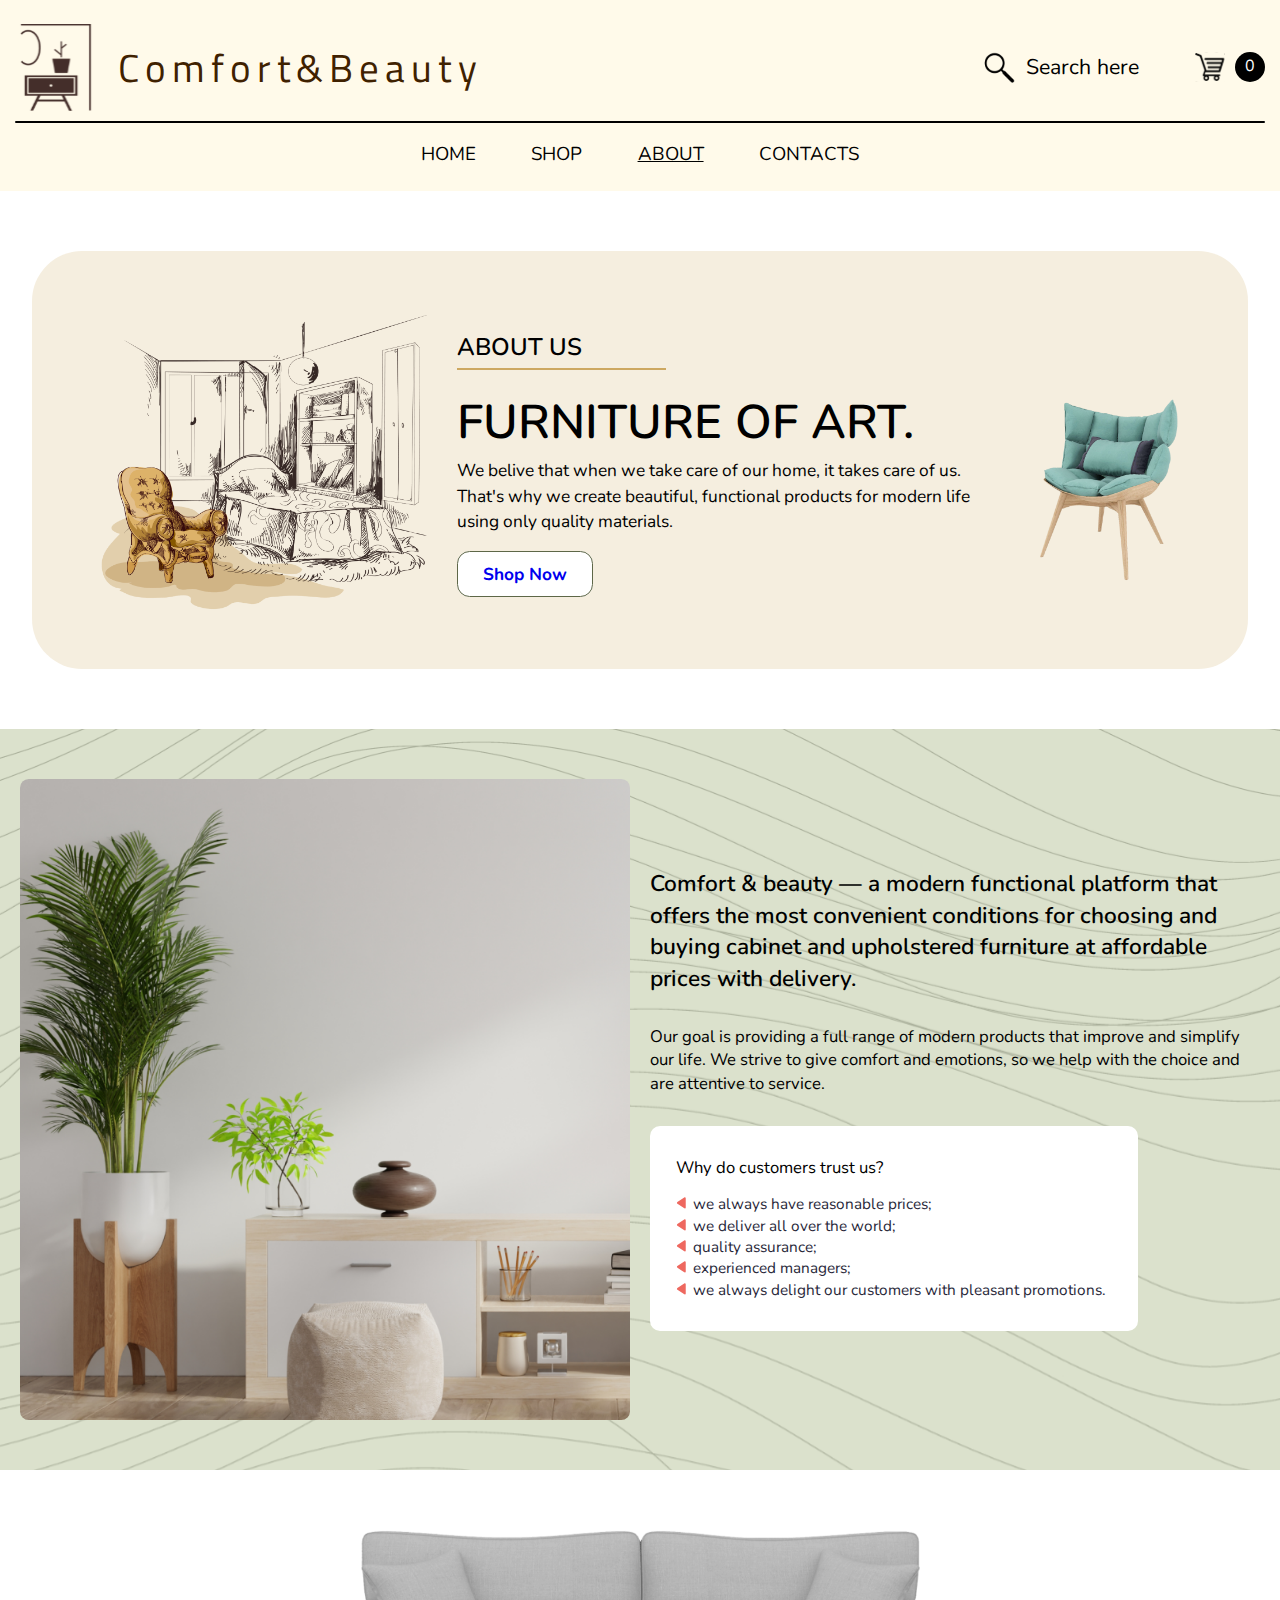
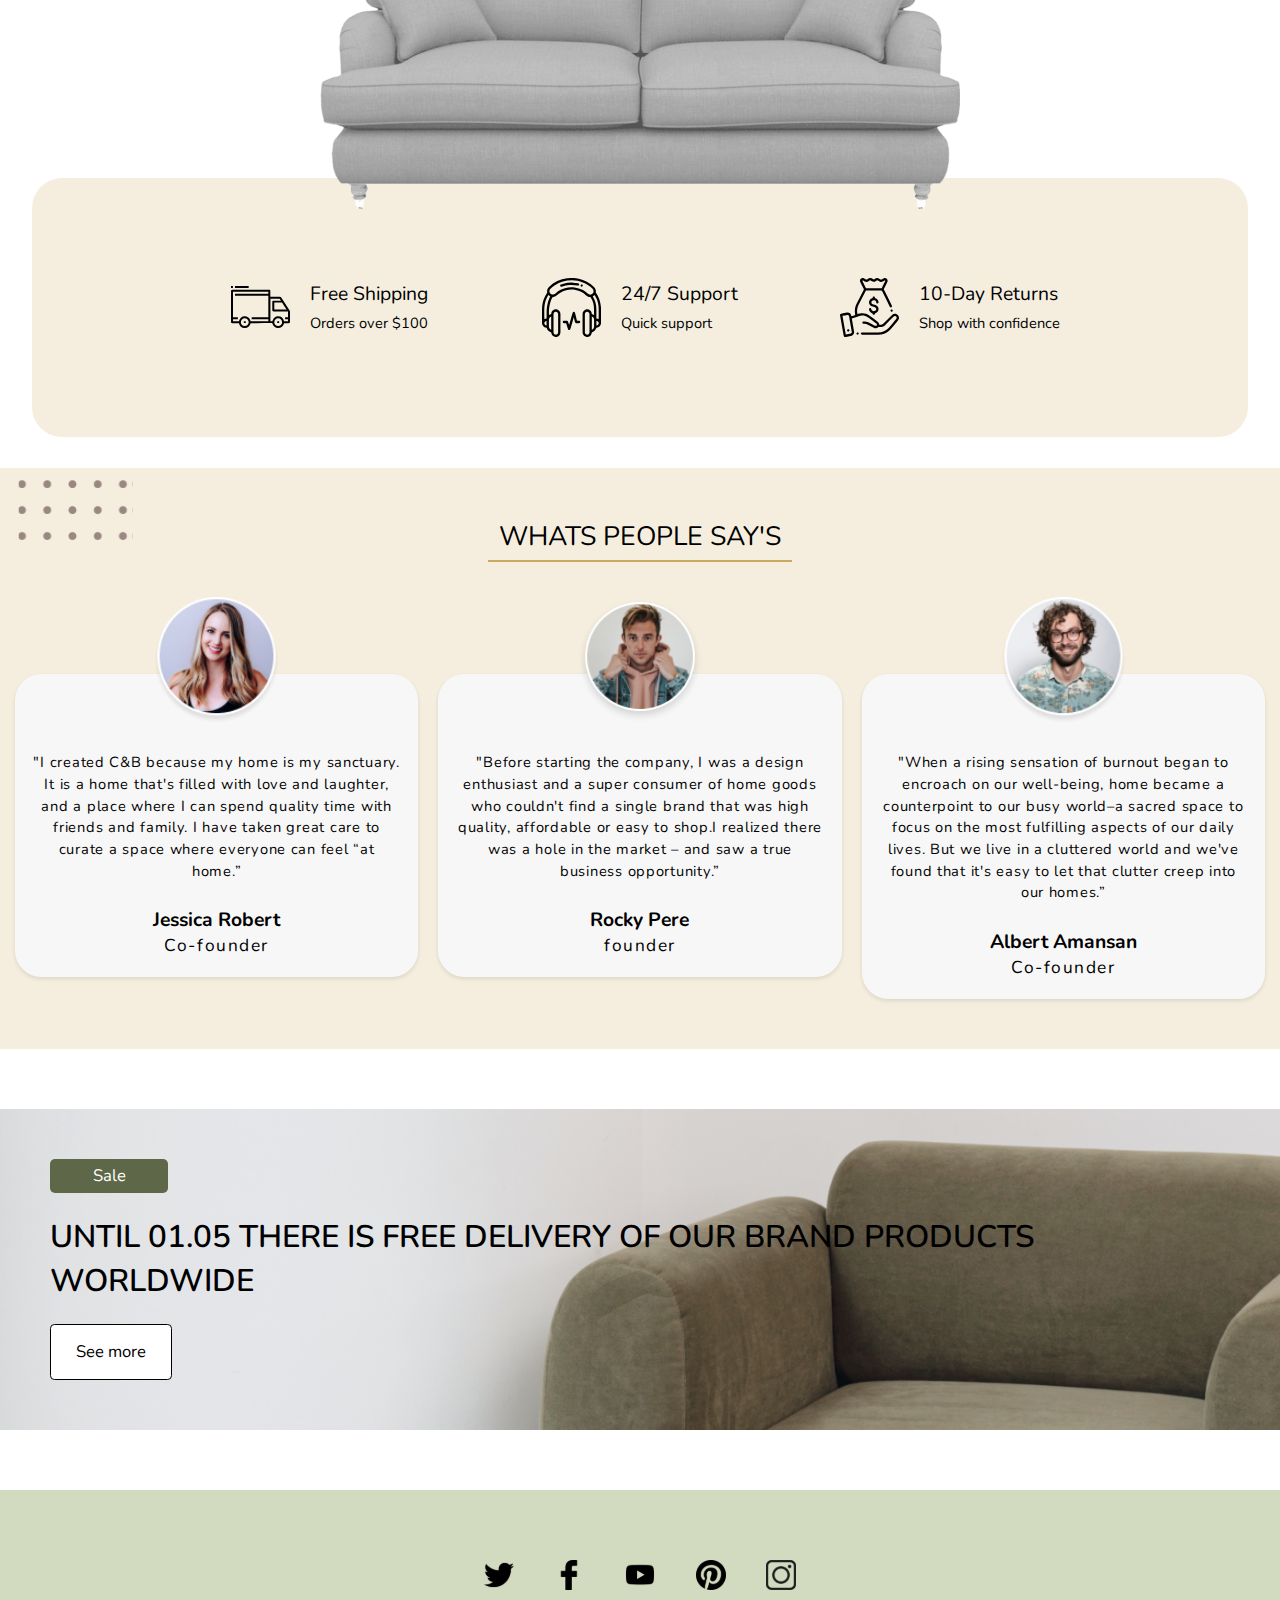
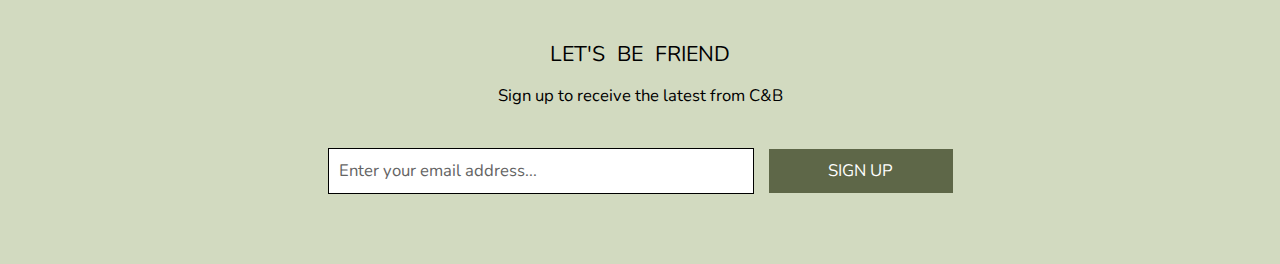
<file: html/about.html>
<!DOCTYPE html>
<html lang="en">

<head>
  <meta charset="UTF-8">
  <meta http-equiv="X-UA-Compatible" content="IE=edge">
  <meta name="viewport" content="width=device-width, initial-scale=1.0">
  <link rel="stylesheet" href="../css/style.css">
  <link rel="stylesheet" href="../css/style__about.css">
  <link rel="preconnect" href="https://fonts.googleapis.com">
  <link rel="preconnect" href="https://fonts.gstatic.com" crossorigin>
  <link href="https://fonts.googleapis.com/css2?family=Nunito&display=swap" rel="stylesheet">
  <link href="https://fonts.googleapis.com/css2?family=Titillium+Web&display=swap" rel="stylesheet">
  <title>About Us/Comfort & Beauty</title>
  <link rel="icon" href="../img/favicon.ico">
</head>

<body>
  <div class="wrapper">
    <header class="header">
      <div class="header__container">
        <div class="header_up">
          <div class="burger">
            <div class="menu__icon">
              <span></span>
            </div>
          </div>
          <div class="logo">
            <img src="../img/header/logo.svg" alt="logo" class="img_logo">
            <h1 class="site_name">Comfort&Beauty</h1>
          </div>
          <div class="search__container">
            <div class="search">
              <img src="../img/header/loupe.svg" alt="search" class="loupe">
              <div class="search__title">Search here</div>
            </div>
            <div class="cart__container">
              <img src="../img/header/shopping_cart.svg" alt="shopping_cart" class="cart">
              <div class="number_of_things">0</div>
            </div>
          </div>
        </div>
        <div class="line"></div>
        <nav class="menu__body">
          <ul class="menu">
            <li class="menu_item"><a href="../index.html">HOME</a></li>
            <li class="menu_item"><a href="../html/catalog.html">SHOP</a></li>
            <li class="menu_item active"><a href="../html/about.html">ABOUT</a></li>
            <li class="menu_item"><a href="../html/contacts.html">CONTACTS</a></li>
          </ul>
        </nav>
      </div>
    </header>

    <main class="main__about">
      <div class="aboutUs__block">
        <div class="img__home">
          <img src="../img/about/png/aboutUs.png" alt="img">
        </div>
        <div class="text__container">
          <h4 class="about__us">About us</h4>
          <div class="about__line"></div>
          <h2 class="about__title">Furniture of art.</h2>
          <p class="about__text">We belive that when we take care of our home, it takes care of us. That's why we create
            beautiful, functional products for modern life using only quality materials.</p>
          <a href="../html/catalog.html" class="btn__shop">Shop now</a>
        </div>
        <div class="chair">
          <img src="../img/about/png/chair.png" alt="chair">
        </div>
      </div>

      <div class="text__block">
        <div class="text__block__content">
          <div class="image__textblock">
            <img src="../img/about/png/image.png" alt="">
          </div>
          <div class="text">
            <h3 class="description">Comfort & beauty — a modern functional platform that offers
              the most convenient conditions for choosing and buying cabinet and upholstered
              furniture at affordable prices with delivery.</h3>
            <p class="paragraph">Our goal is providing a full range of modern products that
              improve and simplify our life. We strive to give comfort and emotions, so we
              help with the choice and are attentive to service.</p>
            <div class="description__block">
              <h4 class="description__block__title">Why do customers trust us?</h4>
              <ul>
                <li class="item">we always have reasonable prices;</li>
                <li class="item">we deliver all over the world;</li>
                <li class="item">quality assurance;</li>
                <li class="item">experienced managers;</li>
                <li class="item">we always delight our customers with pleasant promotions.</li>
              </ul>
            </div>
          </div>
        </div>
      </div>

      <div class="service">
        <div class="sofa__img">
          <img src="../img/about/png/sofa.png" alt="sofa">
        </div>
        <div class="info__service__block">
          <div class="item__service item__service1">
            <img src="../img/about/svg/free_shipping.svg" alt="">
            <div class="item__text">
              <div class="item__title">Free Shipping</div>
              <div class="item__description">Orders over $100</div>
            </div>
          </div>
          <div class="item__service item__service2">
            <img src="../img/about/svg/support.svg" alt="">
            <div class="item__text">
              <div class="item__title">24/7 Support</div>
              <div class="item__description">Quick support</div>
            </div>
          </div>
          <div class="item__service item__service3">
            <img src="../img/about/svg/returns.svg" alt="">
            <div class="item__text">
              <div class="item__title">10-Day Returns</div>
              <div class="item__description">Shop with confidence</div>
            </div>
          </div>
        </div>
      </div>

      <img src="../img/about/svg/dots.svg" alt="" class="dots">

      <div class="reviews">
        <div class="reviews__content">
          <h3 class="reviews__title">Whats people say's</h3>
          <div class="reviews__line"></div>

          <div class="customers">
            <div class="customer">
              <div class="photo">
                <img src="../img/about/png/jessica.png" alt="">
              </div>
              <div class="customer__text__block">
                <p class="customer__description">"I created C&B because my home is my sanctuary.
                  It is a home that's filled with love and laughter, and a place where I can spend
                  quality time with friends and family. I have taken great care to curate a space where everyone can
                  feel
                  “at home.”</p>
                <p class="name">Jessica Robert</p>
                <p class="post">Co-founder</p>
              </div>
            </div>
            <div class="customer">
              <div class="photo">
                <img src="../img/about/png/rocky.png" alt="">
              </div>
              <div class="customer__text__block">
                <p class="customer__description">"Before starting the company, I was a design enthusiast and a super
                  consumer of home goods who couldn't find a single brand that was high quality, affordable or easy to
                  shop.I realized there was a hole in the market – and saw a true business opportunity.”</p>
                <p class="name">Rocky Pere</p>
                <p class="post">founder</p>
              </div>
            </div>
            <div class="customer">
              <div class="photo">
                <img src="../img/about/png/albert.png" alt="">
              </div>
              <div class="customer__text__block">
                <p class="customer__description">"When a rising sensation of burnout began to encroach on our
                  well-being,
                  home became a counterpoint to our busy world–a sacred space to focus on the most fulfilling aspects of
                  our daily lives. But we live in a cluttered world and we've found that it's easy to let that clutter
                  creep into our homes.”</p>
                <p class="name">Albert Amansan</p>
                <p class="post">Co-founder</p>
              </div>
            </div>
          </div>
        </div>
      </div>

      <div class="sale">
        <div class="sale__content">
          <div class="sale__box">Sale</div>
          <h3 class="text__sale">Until 01.05 there iS free delivery of our brand products worldwide</h3>
          <button class="btn__sale">See more</button>
        </div>
      </div>
    </main>

    <footer class="footer">
      <div class="footer__container">
        <div class="icons">
          <a href="https://twitter.com/?lang=ru"><img src="../img/footer/twitter.svg" alt="twitter" class="icon"></a>
          <a href="https://www.facebook.com/"><img src="../img/footer/facebook.svg" alt="facebook" class="icon"></a>
          <a href="https://www.youtube.com/"><img src="../img/footer/youtube.svg" alt="youtube" class="icon"></a>
          <a href="https://www.pinterest.com/"><img src="../img/footer/pinterest.svg" alt="pinterest" class="icon"></a>
          <a href="https://www.instagram.com/"><img src="../img/footer/instagram.svg" alt="instagram" class="icon"></a>
        </div>
        <div class="text__footer">
          <pre class="pre">LET'S  BE  FRIEND</pre>
          <p class="sign_up_title">Sign up to receive the latest from C&B</p>
        </div>
        <div class="sign_up">
          <input type="text" class="enter_email" placeholder="Enter your email address...">
          <button class="sign_up_button">Sign up</button>
        </div>
      </div>
    </footer>
  </div>
</body>
</html>
</file>
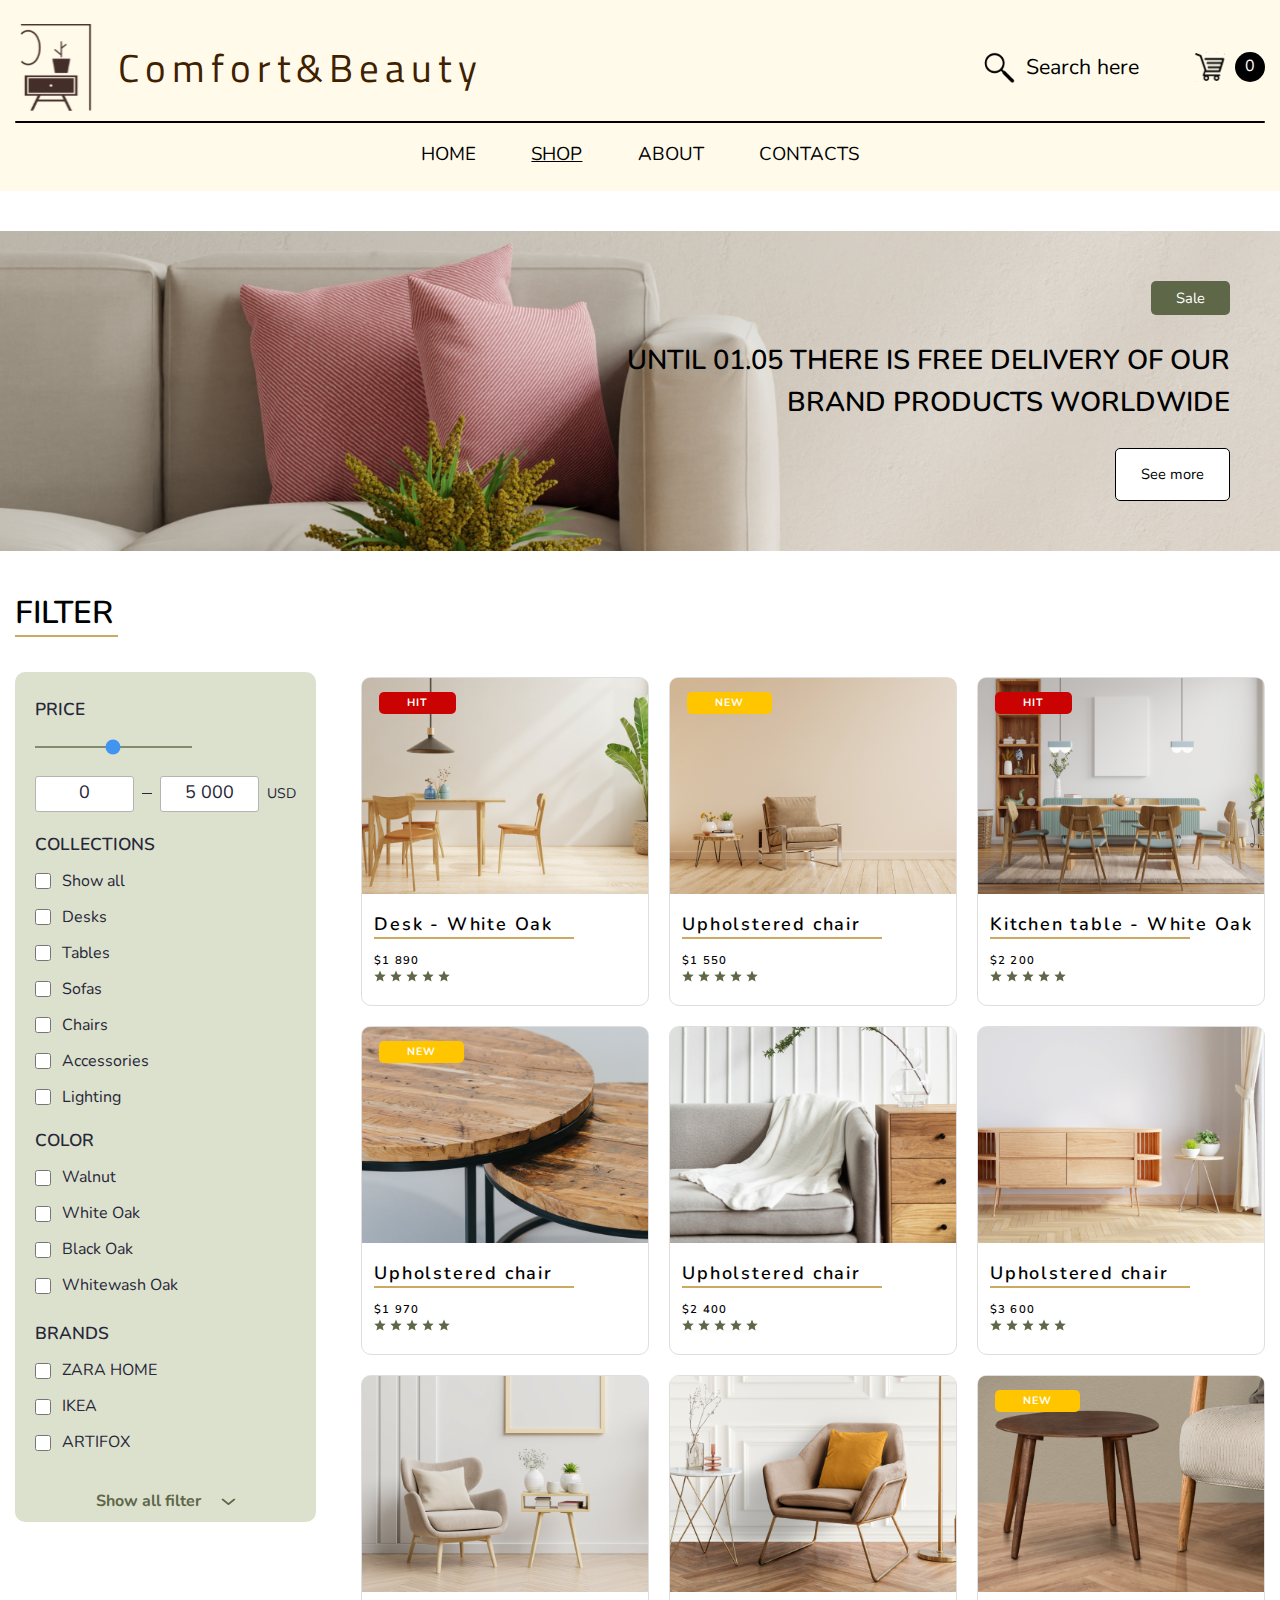
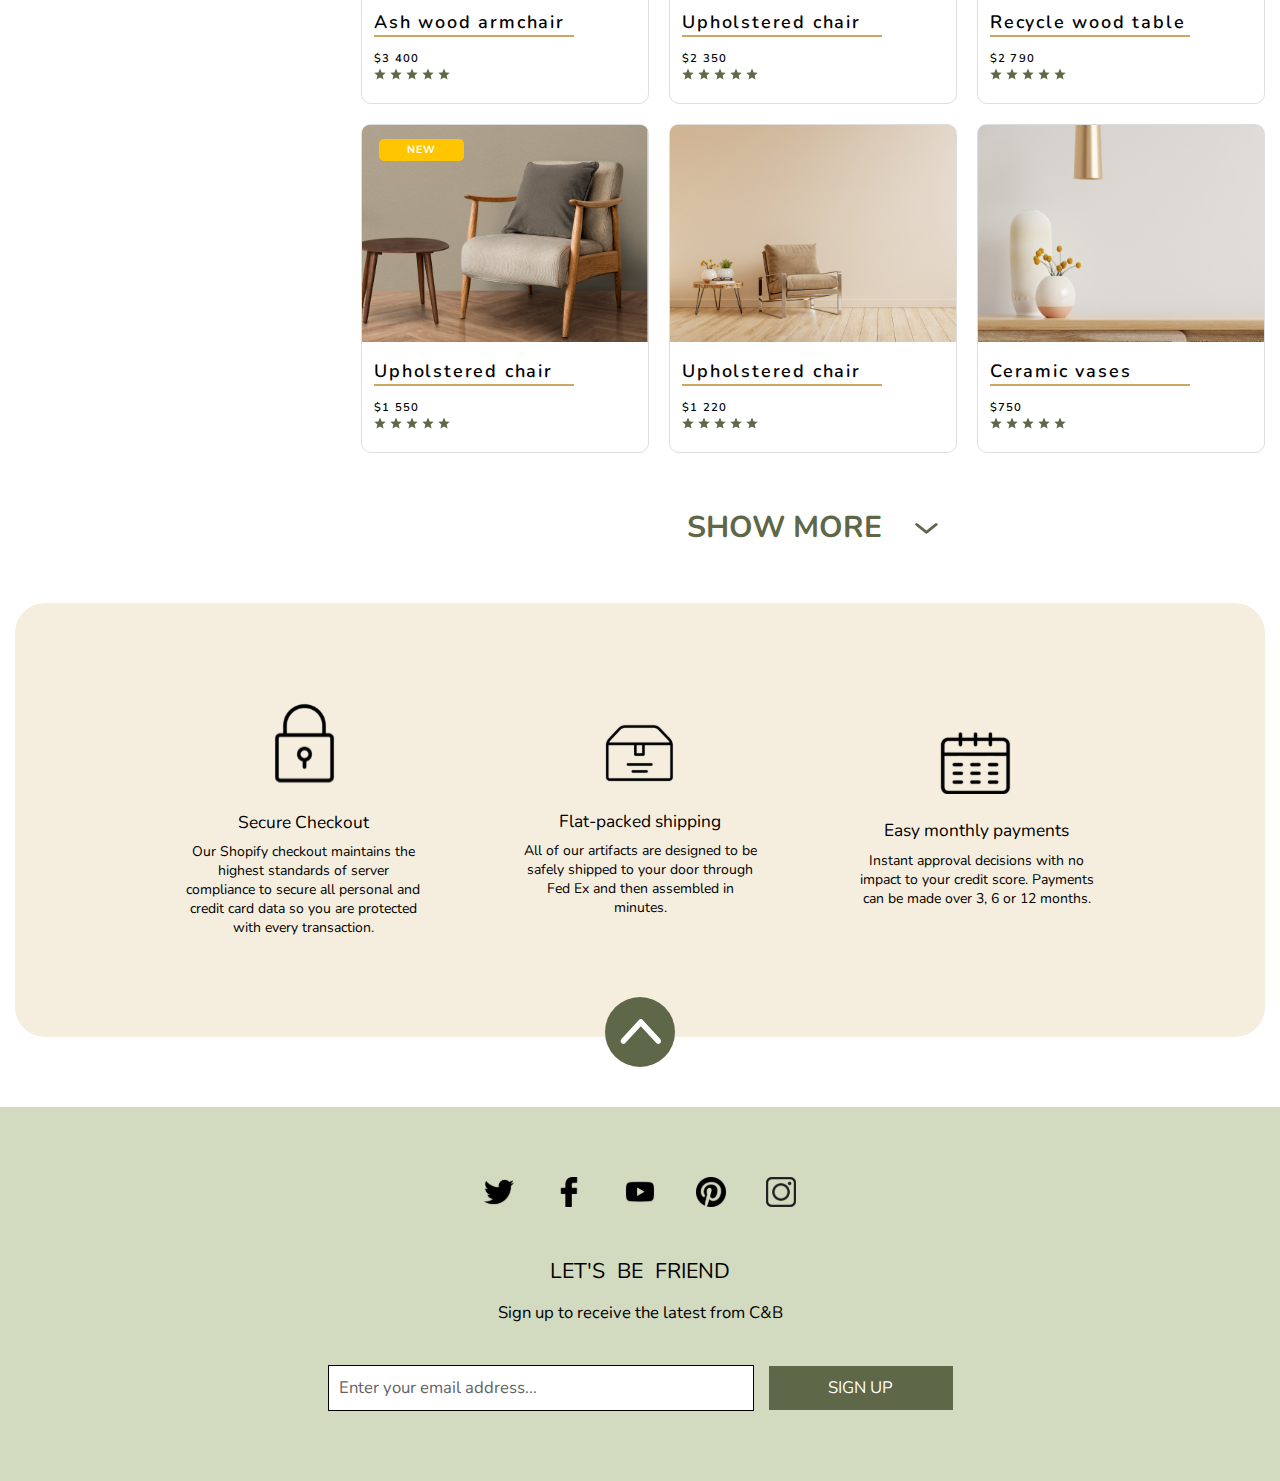
<file: html/catalog.html>
<!DOCTYPE html>
<html lang="en">

<head>
  <meta charset="UTF-8">
  <meta http-equiv="X-UA-Compatible" content="IE=edge">
  <meta name="viewport" content="width=device-width, initial-scale=1.0">
  <link rel="stylesheet" href="../css/style.css">
  <link rel="stylesheet" href="../css/style__catalog.css">
  <link rel="preconnect" href="https://fonts.googleapis.com">
  <link rel="preconnect" href="https://fonts.gstatic.com" crossorigin>
  <link href="https://fonts.googleapis.com/css2?family=Nunito&display=swap" rel="stylesheet">
  <link href="https://fonts.googleapis.com/css2?family=Titillium+Web&display=swap" rel="stylesheet">
  <link href="https://fonts.googleapis.com/css2?family=Jost:wght@400;500&display=swap" rel="stylesheet">
  <title>Catalog/Comfort & Beauty</title>
  <link rel="icon" href="../img/favicon.ico">
</head>

<body>
  <div class="wrapper">
    <header class="header">
      <div class="header__container">
        <div class="header_up">
          <div class="burger">
            <div class="menu__icon">
              <span></span>
            </div>
          </div>
          <div class="logo">
            <img src="../img/header/logo.svg" alt="logo" class="img_logo">
            <h1 class="site_name">Comfort&Beauty</h1>
          </div>
          <div class="search__container">
            <div class="search">
              <img src="../img/header/loupe.svg" alt="search" class="loupe">
              <div class="search__title">Search here</div>
            </div>
            <div class="cart__container">
              <img src="../img/header/shopping_cart.svg" alt="shopping_cart" class="cart">
              <div class="number_of_things">0</div>
            </div>
          </div>
        </div>
        <div class="line"></div>
        <nav class="menu__body">
          <ul class="menu">
            <li class="menu_item"><a href="../index.html">HOME</a></li>
            <li class="menu_item active"><a href="../html/catalog.html">SHOP</a></li>
            <li class="menu_item"><a href="../html/about.html">ABOUT</a></li>
            <li class="menu_item"><a href="../html/contacts.html">CONTACTS</a></li>
          </ul>
        </nav>
      </div>
    </header>

    <main class="main">
      <div class="sale" id="sale">
        <div class="sale__container">
          <div class="sale__box">Sale</div>
          <h3 class="text__sale">Until 01.05 there is free delivery of our brand products worldwide</h3>
          <button class="btn__sale">See more</button>
        </div>
      </div>

      <div class="main__block">
        <div class="content">
          <div class="filter__container">
            <h3 class="filter__title">filter</h3>
            <div class="filter__line"></div>

            <div class="filter">
              <div class="price">
                <h4 class="title__item">price</h4>
                <div class="slide__container">
                  <input type="range" min="1" max="100" value="50" class="slider" id="myRange">
                </div>
                <div class="range">
                  <input type="text" placeholder="0">
                  <div class="line_range"></div>
                  <input type="text" placeholder="5 000">
                  <div>USD</div>
                </div>
              </div>

              <div class="collections">
                <h4 class="title__item">collections</h4>
                <label><input type="checkbox">Show all</label>
                <label><input type="checkbox">Desks</label>
                <label><input type="checkbox">Tables</label>
                <label><input type="checkbox">Sofas</label>
                <label><input type="checkbox">Chairs</label>
                <label><input type="checkbox">Accessories</label>
                <label><input type="checkbox">Lighting</label>
              </div>

              <div class="color">
                <h4 class="title__item">color</h4>
                <label><input type="checkbox">Walnut</label>
                <label><input type="checkbox">White Oak</label>
                <label><input type="checkbox">Black Oak</label>
                <label><input type="checkbox">Whitewash Oak</label>
              </div>

              <div class="brands">
                <h4 class="title__item">brands</h4>
                <label><input type="checkbox">ZARA HOME</label>
                <label><input type="checkbox">IKEA</label>
                <label><input type="checkbox">ARTIFOX</label>
              </div>

              <div class="show_all">
                <p>Show all filter</p>
                <img src="../img/catalog/svg/arrow.svg" alt="">
              </div>
            </div>
          </div>

          <div class="catalog__block">
            <div class="catalog">
              <div class="goods">
                <div class="label hit">
                  <p>hit</p>
                </div>
                <img src="../img/catalog/png/goods1.png" alt="">
                <div class="add__to__cart">
                  <p>add to cart</p>
                </div>
                <h4 class="good__name">Desk - White Oak</h4>
                <div class="good__line"></div>
                <div class="cost">$1 890</div>
                <div class="stars">
                  <img src="../img/catalog/svg/star.svg" alt="">
                  <img src="../img/catalog/svg/star.svg" alt="">
                  <img src="../img/catalog/svg/star.svg" alt="">
                  <img src="../img/catalog/svg/star.svg" alt="">
                  <img src="../img/catalog/svg/star.svg" alt="">
                </div>
              </div>

              <div class="goods">
                <div class="label new">
                  <p>new</p>
                </div>
                <a href="goods.html"><img src="../img/catalog/png/goods2.png" alt=""></a>
                <div class="add__to__cart">
                  <p>add to cart</p>
                </div>
                <h4 class="good__name">Upholstered chair</h4>
                <div class="good__line"></div>
                <div class="cost">$1 550</div>
                <div class="stars">
                  <img src="../img/catalog/svg/star.svg" alt="">
                  <img src="../img/catalog/svg/star.svg" alt="">
                  <img src="../img/catalog/svg/star.svg" alt="">
                  <img src="../img/catalog/svg/star.svg" alt="">
                  <img src="../img/catalog/svg/star.svg" alt="">
                </div>
              </div>

              <div class="goods">
                <div class="label hit">
                  <p>hit</p>
                </div>
                <img src="../img/catalog/png/goods3.png" alt="">
                <div class="add__to__cart">
                  <p>add to cart</p>
                </div>
                <h4 class="good__name">Kitchen table - White Oak</h4>
                <div class="good__line"></div>
                <div class="cost">$2 200</div>
                <div class="stars">
                  <img src="../img/catalog/svg/star.svg" alt="">
                  <img src="../img/catalog/svg/star.svg" alt="">
                  <img src="../img/catalog/svg/star.svg" alt="">
                  <img src="../img/catalog/svg/star.svg" alt="">
                  <img src="../img/catalog/svg/star.svg" alt="">
                </div>
              </div>

              <div class="goods">
                <div class="label new">
                  <p>new</p>
                </div>
                <img src="../img/catalog/png/goods4.png" alt="">
                <div class="add__to__cart">
                  <p>add to cart</p>
                </div>
                <h4 class="good__name">Upholstered chair</h4>
                <div class="good__line"></div>
                <div class="cost">$1 970</div>
                <div class="stars">
                  <img src="../img/catalog/svg/star.svg" alt="">
                  <img src="../img/catalog/svg/star.svg" alt="">
                  <img src="../img/catalog/svg/star.svg" alt="">
                  <img src="../img/catalog/svg/star.svg" alt="">
                  <img src="../img/catalog/svg/star.svg" alt="">
                </div>
              </div>

              <div class="goods">
                <img src="../img/catalog/png/goods5.png" alt="">
                <div class="add__to__cart">
                  <p>add to cart</p>
                </div>
                <h4 class="good__name">Upholstered chair</h4>
                <div class="good__line"></div>
                <div class="cost">$2 400</div>
                <div class="stars">
                  <img src="../img/catalog/svg/star.svg" alt="">
                  <img src="../img/catalog/svg/star.svg" alt="">
                  <img src="../img/catalog/svg/star.svg" alt="">
                  <img src="../img/catalog/svg/star.svg" alt="">
                  <img src="../img/catalog/svg/star.svg" alt="">
                </div>
              </div>

              <div class="goods">
                <img src="../img/catalog/png/goods6.png" alt="">
                <div class="add__to__cart">
                  <p>add to cart</p>
                </div>
                <h4 class="good__name">Upholstered chair</h4>
                <div class="good__line"></div>
                <div class="cost">$3 600</div>
                <div class="stars">
                  <img src="../img/catalog/svg/star.svg" alt="">
                  <img src="../img/catalog/svg/star.svg" alt="">
                  <img src="../img/catalog/svg/star.svg" alt="">
                  <img src="../img/catalog/svg/star.svg" alt="">
                  <img src="../img/catalog/svg/star.svg" alt="">
                </div>
              </div>

              <div class="goods">
                <img src="../img/catalog/png/goods7.png" alt="">
                <div class="add__to__cart">
                  <p>add to cart</p>
                </div>
                <h4 class="good__name">Ash wood armchair</h4>
                <div class="good__line"></div>
                <div class="cost">$3 400</div>
                <div class="stars">
                  <img src="../img/catalog/svg/star.svg" alt="">
                  <img src="../img/catalog/svg/star.svg" alt="">
                  <img src="../img/catalog/svg/star.svg" alt="">
                  <img src="../img/catalog/svg/star.svg" alt="">
                  <img src="../img/catalog/svg/star.svg" alt="">
                </div>
              </div>

              <div class="goods">
                <img src="../img/catalog/png/goods8.png" alt="">
                <div class="add__to__cart">
                  <p>add to cart</p>
                </div>
                <h4 class="good__name">Upholstered chair</h4>
                <div class="good__line"></div>
                <div class="cost">$2 350</div>
                <div class="stars">
                  <img src="../img/catalog/svg/star.svg" alt="">
                  <img src="../img/catalog/svg/star.svg" alt="">
                  <img src="../img/catalog/svg/star.svg" alt="">
                  <img src="../img/catalog/svg/star.svg" alt="">
                  <img src="../img/catalog/svg/star.svg" alt="">
                </div>
              </div>

              <div class="goods">
                <div class="label new">
                  <p>new</p>
                </div>
                <img src="../img/catalog/png/goods9.png" alt="">
                <div class="add__to__cart">
                  <p>add to cart</p>
                </div>
                <h4 class="good__name">Recycle wood table</h4>
                <div class="good__line"></div>
                <div class="cost">$2 790</div>
                <div class="stars">
                  <img src="../img/catalog/svg/star.svg" alt="">
                  <img src="../img/catalog/svg/star.svg" alt="">
                  <img src="../img/catalog/svg/star.svg" alt="">
                  <img src="../img/catalog/svg/star.svg" alt="">
                  <img src="../img/catalog/svg/star.svg" alt="">
                </div>
              </div>

              <div class="goods">
                <div class="label new">
                  <p>new</p>
                </div>
                <img src="../img/catalog/png/goods10.png" alt="">
                <div class="add__to__cart">
                  <p>add to cart</p>
                </div>
                <h4 class="good__name">Upholstered chair</h4>
                <div class="good__line"></div>
                <div class="cost">$1 550</div>
                <div class="stars">
                  <img src="../img/catalog/svg/star.svg" alt="">
                  <img src="../img/catalog/svg/star.svg" alt="">
                  <img src="../img/catalog/svg/star.svg" alt="">
                  <img src="../img/catalog/svg/star.svg" alt="">
                  <img src="../img/catalog/svg/star.svg" alt="">
                </div>
              </div>

              <div class="goods">
                <img src="../img/catalog/png/goods11.png" alt="">
                <div class="add__to__cart">
                  <p>add to cart</p>
                </div>
                <h4 class="good__name">Upholstered chair</h4>
                <div class="good__line"></div>
                <div class="cost">$1 220</div>
                <div class="stars">
                  <img src="../img/catalog/svg/star.svg" alt="">
                  <img src="../img/catalog/svg/star.svg" alt="">
                  <img src="../img/catalog/svg/star.svg" alt="">
                  <img src="../img/catalog/svg/star.svg" alt="">
                  <img src="../img/catalog/svg/star.svg" alt="">
                </div>
              </div>

              <div class="goods">
                <img src="../img/catalog/png/goods12.png" alt="">
                <div class="add__to__cart">
                  <p>add to cart</p>
                </div>
                <h4 class="good__name">Ceramic vases</h4>
                <div class="good__line"></div>
                <div class="cost">$750</div>
                <div class="stars">
                  <img src="../img/catalog/svg/star.svg" alt="">
                  <img src="../img/catalog/svg/star.svg" alt="">
                  <img src="../img/catalog/svg/star.svg" alt="">
                  <img src="../img/catalog/svg/star.svg" alt="">
                  <img src="../img/catalog/svg/star.svg" alt="">
                </div>
              </div>
            </div>
            <div class="show__more">
              <h4>show more</h4>
              <img src="../img/catalog/svg/arrow.svg" alt="">
            </div>
          </div>
        </div>

        <div class="information">
          <div class="information__block">
            <div class="item__info">
              <img src="../img/catalog/svg/image_1.svg" alt="">
              <h4>Secure Checkout</h4>
              <p>Our Shopify checkout maintains the highest standards of server compliance to secure all personal and
                credit card data so you are protected with every transaction.</p>
            </div>
            <div class="item__info">
              <img src="../img/catalog/svg/image_2.svg" alt="">
              <h4>Flat-packed shipping</h4>
              <p>All of our artifacts are designed to be safely shipped to your door through Fed Ex and then assembled
                in
                minutes.</p>
            </div>
            <div class="item__info">
              <img src="../img/catalog/svg/image_3.svg" alt="">
              <h4>Easy monthly payments</h4>
              <p>Instant approval decisions with no impact to your credit score. Payments can be made over 3, 6 or 12
                months.</p>
            </div>
          </div>
          <a href="#sale" class="button_up">
            <img src="../img/catalog/svg/arrow_up.svg" alt="">
          </a>
        </div>
      </div>
    </main>

    <footer class="footer">
      <div class="footer__container">
        <div class="icons">
          <a href="https://twitter.com/?lang=ru"><img src="../img/footer/twitter.svg" alt="twitter" class="icon"></a>
          <a href="https://www.facebook.com/"><img src="../img/footer/facebook.svg" alt="facebook" class="icon"></a>
          <a href="https://www.youtube.com/"><img src="../img/footer/youtube.svg" alt="youtube" class="icon"></a>
          <a href="https://www.pinterest.com/"><img src="../img/footer/pinterest.svg" alt="pinterest" class="icon"></a>
          <a href="https://www.instagram.com/"><img src="../img/footer/instagram.svg" alt="instagram" class="icon"></a>
        </div>
        <div class="text__footer">
          <pre class="pre">LET'S  BE  FRIEND</pre>
          <p class="sign_up_title">Sign up to receive the latest from C&B</p>
        </div>
        <div class="sign_up">
          <input type="text" class="enter_email" placeholder="Enter your email address...">
          <button class="sign_up_button">Sign up</button>
        </div>
      </div>
    </footer>

  </div>
</body>
</html>
</file>
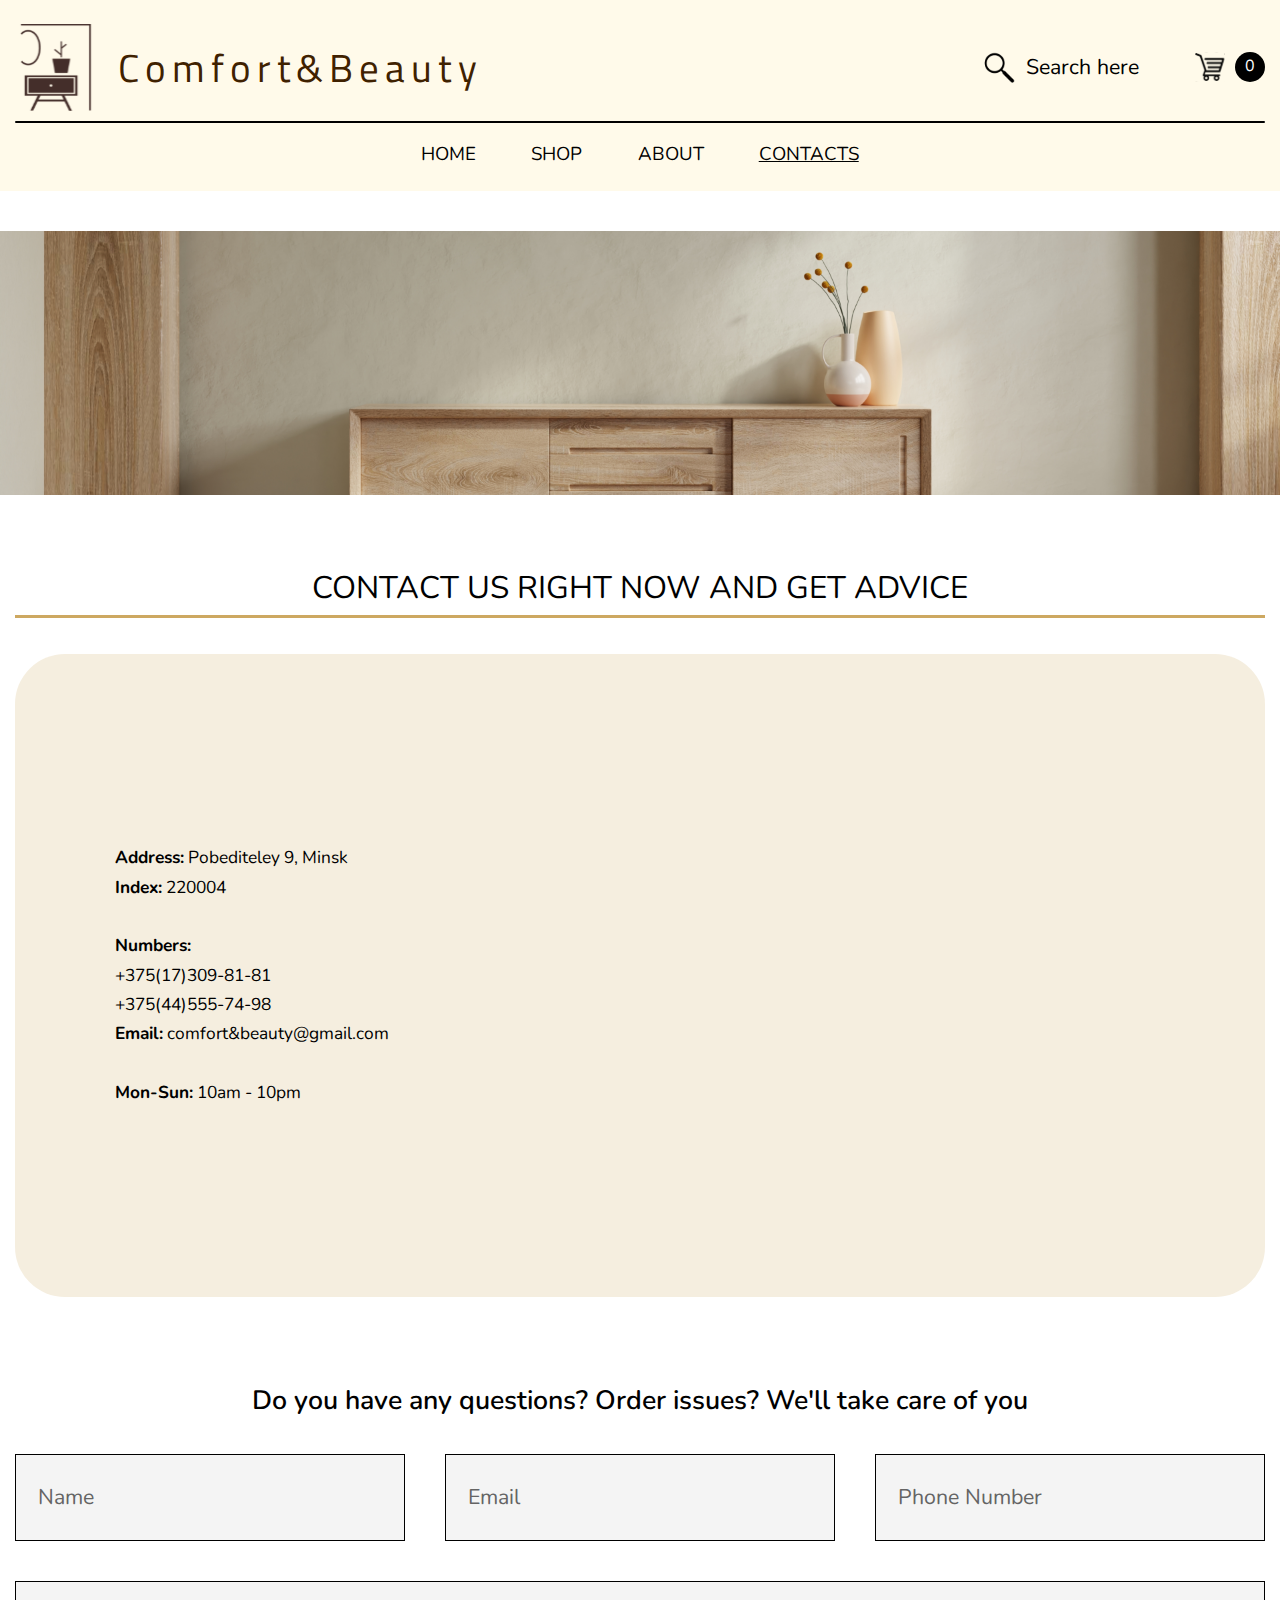
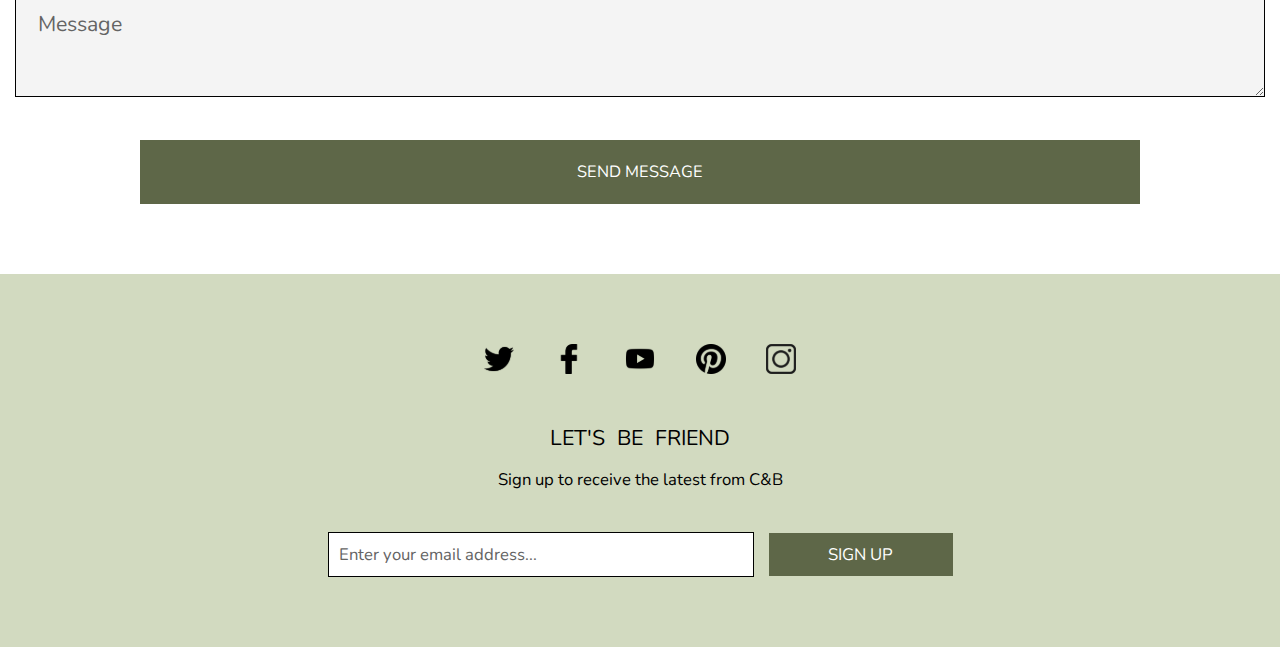
<file: html/contacts.html>
<!DOCTYPE html>
<html lang="en">

<head>
  <meta charset="UTF-8">
  <meta http-equiv="X-UA-Compatible" content="IE=edge">
  <meta name="viewport" content="width=device-width, initial-scale=1.0">
  <link rel="stylesheet" href="../css/style.css">
  <link rel="stylesheet" href="../css/style__contacts.css">
  <link rel="preconnect" href="https://fonts.googleapis.com">
  <link rel="preconnect" href="https://fonts.gstatic.com" crossorigin>
  <link href="https://fonts.googleapis.com/css2?family=Nunito&display=swap" rel="stylesheet">
  <link href="https://fonts.googleapis.com/css2?family=Titillium+Web&display=swap" rel="stylesheet">
  <title>Contacts / Comfort & Beauty</title>
  <link rel="icon" href="../img/favicon.ico">
</head>

<body>
  <div class="wrapper">
    <header class="header">
      <div class="header__container">
        <div class="header_up">
          <div class="burger">
            <div class="menu__icon">
              <span></span>
            </div>
          </div>
          <div class="logo">
            <img src="../img/header/logo.svg" alt="logo" class="img_logo">
            <h1 class="site_name">Comfort&Beauty</h1>
          </div>
          <div class="search__container">
            <div class="search">
              <img src="../img/header/loupe.svg" alt="search" class="loupe">
              <div class="search__title">Search here</div>
            </div>
            <div class="cart__container">
              <img src="../img/header/shopping_cart.svg" alt="shopping_cart" class="cart">
              <div class="number_of_things">0</div>
            </div>
          </div>
        </div>
        <div class="line"></div>
        <nav class="menu__body">
          <ul class="menu">
            <li class="menu_item"><a href="../index.html">HOME</a></li>
            <li class="menu_item"><a href="../html/catalog.html">SHOP</a></li>
            <li class="menu_item"><a href="../html/about.html">ABOUT</a></li>
            <li class="menu_item active"><a href="../html/contacts.html">CONTACTS</a></li>
          </ul>
        </nav>
      </div>
    </header>

    <main class="main__contacts">
      <div class="image__block">
        <img src="../img/contacts/png/contacts.png" alt="">
      </div>

      <div class="main__body">
        <div class="contact__block">
          <div class="contacts__title">
            <h3 class="contact__title">Contact us right now and get advice</h3>
            <div class="contact__line"></div>
          </div>
          <div class="information">
            <div class="text__contact">
              <p><span>Address:</span> Pobediteley 9, Minsk</p>
              <p><span>Index:</span> 220004</p><br>
              <p><span>Numbers:</span></p>
              <p>+375(17)309-81-81</p>
              <p>+375(44)555-74-98 </p>
              <p><span>Email:</span> comfort&beauty@gmail.com</p><br>
              <p><span>Mon-Sun:</span> 10am - 10pm</p>
            </div>
            <div class="map">
              <iframe
                src="https://www.google.com/maps/embed?pb=!1m18!1m12!1m3!1d3943.5688761318315!2d27.552268980996526!3d53.90919702280551!2m3!1f0!2f0!3f0!3m2!1i1024!2i768!4f13.1!3m3!1m2!1s0x46dbcf92d0d196ab%3A0x264e2671b6afeb29!2sGalleria%20Minsk!5e0!3m2!1sru!2sby!4v1648061661905!5m2!1sru!2sby"
                style="border:0;" allowfullscreen="" loading="lazy"></iframe>
            </div>
          </div>
        </div>

        <form action="#" method="post" class="send__block">
          <p class="send__text">
            Do you have any questions? Order issues? We'll take care of you</p>
          <div class="fields__container">
            <div class="container__column"><input type="text" name="name" class="input__field" placeholder="Name">
            </div>
            <div class="container__column"><input type="email" name="email" class="input__field" placeholder="Email">
            </div>
            <div class="container__column"><input type="tel" name="phone" class="input__field" placeholder="Phone Number"></div>
            <div class="container__column"><textarea name="message" class="input__field" placeholder="Message"></textarea></div>
          </div>
          <div class="btn">
            <button type="submit">SEND MESSAGE</button>
          </div>
        </form>
      </div>
    </main>

    <footer class="footer">
      <div class="footer__container">
        <div class="icons">
          <a href="https://twitter.com/?lang=ru"><img src="../img/footer/twitter.svg" alt="twitter" class="icon"></a>
          <a href="https://www.facebook.com/"><img src="../img/footer/facebook.svg" alt="facebook" class="icon"></a>
          <a href="https://www.youtube.com/"><img src="../img/footer/youtube.svg" alt="youtube" class="icon"></a>
          <a href="https://www.pinterest.com/"><img src="../img/footer/pinterest.svg" alt="pinterest" class="icon"></a>
          <a href="https://www.instagram.com/"><img src="../img/footer/instagram.svg" alt="instagram" class="icon"></a>
        </div>
        <div class="text__footer">
          <pre class="pre">LET'S  BE  FRIEND</pre>
          <p class="sign_up_title">Sign up to receive the latest from C&B</p>
        </div>
        <div class="sign_up">
          <input type="text" class="enter_email" placeholder="Enter your email address...">
          <button class="sign_up_button">Sign up</button>
        </div>
      </div>
    </footer>
  </div>
</body>
</html>
</file>
<file: css/style.css>
* {
  padding: 0;
  margin: 0;
  border: 0;
}
*,
*:before,
*:after {
  -moz-box-sizing: border-box;
  -webkit-box-sizing: border-box;
  box-sizing: border-box;
}
:focus,
:active {
  outline: none;
}
a:focus,
a:active {
  outline: none;
}
nav,
footer,
header,
aside {
  display: block;
}
html,
body {
  height: 100%;
  width: 100%;
  font-size: 100%;
  line-height: 1;
  font-size: 14px;
  -ms-text-size-adjust: 100%;
  -moz-text-size-adjust: 100%;
  -webkit-text-size-adjust: 100%;
}
input,
button,
textarea {
  font-family: inherit;
}
input::-ms-clear {
  display: none;
}
button {
  cursor: pointer;
}
button::-moz-focus-inner {
  padding: 0;
  border: 0;
}
a,
a:visited {
  text-decoration: none;
}
a:hover {
  text-decoration: none;
}
ul li {
  list-style: none;
}
img {
  vertical-align: top;
}
h1,
h2,
h3,
h4,
h5,
h6 {
  font-size: inherit;
  font-weight: 400;
}

html {
  scroll-behavior: smooth;
}
body {
  max-width: 100%;
  margin: 0 auto;
  font-family: "Nunito", sans-serif;
  font-weight: 400;
}
.wrapper {
  min-height: 100%;
  display: flex;
  flex-direction: column;
}
/*--------------------------------------------------------------------HEADER-------------------------------------------------------------------*/
.header {
  max-width: 100%;
  background: #fffaea;
}
.header__container,
.title__container,
.main__container {
  width: 100%;
  padding: 24px 15px;
  margin: 0 auto;
}
.header_up {
  display: flex;
  justify-content: space-between;
  align-items: center;
}
.logo {
  display: flex;
  align-items: center;
  gap: 3%;
  flex: 1 1 50%;
}
.logo img {
  width: 12%;
}
.site_name {
  font-size: calc(16px + 35 * (100vw / 1920));
  line-height: calc(40px + 35 * (100vw / 1920));
  letter-spacing: 0.15em;
  color: #3f2100;
  font-family: "Titillium Web", sans-serif;
}
.search__container {
  display: flex;
  align-items: center;
  justify-content: end;
  flex: 1 1 40%;
  gap: 10%;
}
.search,
.cart__container {
  display: flex;
  align-items: center;
  justify-content: end;
  gap: 10px;
}
.search__title {
  font-size: calc(18px + 5 * (100vw / 1920));
  line-height: calc(30px + 5 * (100vw / 1920));
  align-items: center;
}
.cart,
.number_of_things {
  width: 30px;
  height: 30px;
}
.number_of_things {
  background-color: #000000;
  border-radius: 15px;
  color: #fff;
  font-size: calc(12px + 6 * (100vw / 1920));
  line-height: calc(18px + 6 * (100vw / 1920));
  text-align: center;
  padding-top: 3px;
}
.line {
  width: 100%;
  height: 2px;
  background-color: #000;
  margin: 10px 0 20px;
  border-radius: 1px;
}
.menu {
  width: 35%;
  display: flex;
  justify-content: space-between;
  align-items: center;
  gap: 15px;
  margin: 0 auto;
}
.menu_item a {
  font-size: calc(16px + 4 * (100vw / 1920));
  line-height: calc(21px + 4 * (100vw / 1920));
  color: #000;
}
.menu_item a:hover {
  text-decoration: underline;
}
.menu_item.active a {
  text-decoration: underline;
}
.burger {
  display: none;
}
body._lock {
  overflow: hidden;
}
@media (min-width: 1480px) {
  .header__container,
  .footer__container,
  .title__container,
  .main__container {
    width: 1440px;
  }
}
@media (max-width: 768px) {
    .header__container {
      position: fixed;
      z-index: 2;
      padding: 15px;
    }
    .header__container .line {
      height: 1px;
      margin: 10px 0 0;
    }
    .header_up,
    .line {
      position: relative;
      z-index: 5; 
    }
    .logo {
      flex: 1 1 50%;
      justify-content: center;
    }
    .img_logo {
      display: none;
    }
    .search__container {
      flex: 0 1 25%;
    }
    .cart,
    .number_of_things,
    .loupe {
      width: 20px;
      height: 20px;
    }
    .number_of_things {
      padding-top: 0px;
    }
    .search__title {
      display: none;
    }
    /*--------------------------BURGER--------------------------*/
    .menu {
      display: block;
      text-align: center;
    }
    .burger {
      display: block;
      flex: 0 1 25%;
    }
    .menu__icon {
      z-index: 5;
      position: relative;
      width: 30px;
      height: 18px;
      cursor: pointer;
    }
    .menu__icon::before,
    .menu__icon::after,
    .menu__icon span {
      left: 0;
      position: absolute;
      height: 2px;
      width: 100%;
      transition: all 0.3s ease 0s;
      background-color: #3f2100;
    }
    .menu__icon::before,
    .menu__icon::after {
      content: "";
    }
    .menu__icon::before {
      top: 0;
    }
    .menu__icon::after {
      bottom: 0;
    }
    .menu__icon span {
      top: 50%;
      transform: scale(1) translate(0px, -50%);
    }
    .menu__icon._active span{
      transform: scale(0) translate(0px, -50%);
    }
    .menu__icon._active::before {
      top: 50%;
      transform: rotate(-45deg) translate(0px, -50%);
    }
    .menu__icon._active::after {
      bottom: 50%;
      transform: rotate(45deg) translate(0px, 50%);
    }
    .menu__body {
      position: fixed;
      z-index: 2;
      top: 0;
      left: -100%;
      width: 100%;
      height: 100%;
      background-color: #fffaea;
      padding-top: 150px;
      transition: left 0.3s ease 0s;
      overflow: auto;
    }
    .menu__body::before {
      content: "";
      position: fixed;
      width: 100%;
      top: 0;
      left: 0;
      height: 100px;
      background: #fffaea;
      z-index: 10;
    }
    .menu__body._active {
      left: 0;
    }
    .menu > li {
      margin: 0px 0px 25px 0px;
    }
    .menu > li:last-child {
      margin-bottom: 0;
    }
}
@media (max-width: 500px) {
  .burger {
    flex: 0 1 10%;
  }
  .logo {
    flex: 1 1 90%;
  }
  .search__container {
    display: none;
  }
}
/*----------------------------------------------------------------------------MAIN-------------------------------------------------------------------------------------*/
.main {
  flex: 1 1 auto;
}
/*---------------------------------------------------------------------------WELCOME----------------------------------------------------------------------------------*/
.welcome {
  background: url('../img/home/png/Body.png');
  background-size: cover;
  background-position: center;
  padding: 250px 0 450px;
}
.title__container{
  width: 50%;
  float: right;
}
.title {
  font-size: calc(20px + 12 * (100vw / 1920));
  line-height: calc(33px + 12 * (100vw / 1920));
  text-transform: uppercase;
}
.title_text {
  font-size: calc(14px + 4 * (100vw / 1920));
  line-height: calc(21px + 4 * (100vw / 1920));
  margin-top: 15px;
  margin-bottom: 25px;
}
.title_button {
  padding: 15px 35px;
  background-color: #5e6748;
  border-radius: 15px;
}
.title_button a {
  text-transform: uppercase;
  font-size: calc(14px + 4 * (100vw / 1920));
  line-height: calc(21px + 4 * (100vw / 1920));
  color: #fff;
}
@media (max-width: 768px) {
  .welcome {
    padding: 250px 0 250px;
    background-position: 65%;
  }
  .title__container{
    width: 100%;
    margin: 0 auto;
    float: none;
    text-align: center;
  }
  .title {
    font-weight: 500;
  }
  .title_button {
    padding: 15px 25px;
  }
}
@media (max-width: 500px) {
  .welcome {
    padding: 200px 0 200px;
  }
}
/*-----------------------------------------------------------------------BLOG---------------------------------------------------------------------*/
.blog {
  position: relative;
  background: url("../img/about/png/pattern.png") 50% / cover no-repeat;
  padding: 75px 15px;
}
.subtitle__block {
  text-align: center;
}
.subtitle {
  font-size: calc(20px + 10 * (100vw / 1920));
  line-height: calc(31px + 10 * (100vw / 1920));
  font-weight: 600;
  letter-spacing: 0.04em;
  text-transform: uppercase;
  color: #34383d;
}
.line__subtitle {
  width: 45%;
  height: 2px;
  background-color: #cda861;
  margin: 6px auto 20px;
}
.subtitle__block p {
  font-size: calc(16px + 6 * (100vw / 1920));
  margin-bottom: 25px;
  color: #34383d;
  opacity: 0.8;
}
.gallery__blog {
  width: 90%;
  margin: 0 auto;
  display: grid;
  grid-template-columns: 1fr 1fr;
  gap: 80px;
}
.item__blog1 {
  background: url('../img/home/png/blog1.jpg');
}
.item__blog2 {
background: url('../img/home/png/blog2.jpg');
}
.item__blog3 {
  background: url('../img/home/png/blog3.jpg');
}
.item__blog4 {
  background: url('../img/home/png/blog4.jpg');
}
.item__blog {
  background-size: cover;
  background-position: center;
  position: relative;
  width: 100%;
  height: 450px;
  border-radius: 50px;
}
.item__blog:before {
	content: '';
	width: 100%;
	height: 100%;
  position: absolute;
	background-color:rgba(0, 0, 0, .5);
  border-radius: 50px;
}
.calendar-comment {
  display: flex;
  justify-content: start;
  gap: 10px;
  margin: 270px 50px 8px;
}
.calendar,
.comment {
  display: flex;
  justify-content: space-between;
  align-items: center;
  gap: 5px;
}
.calendar p,
.comment p {
  font-weight: 400;
  font-size: calc(12px + 6 * (100vw / 1920));
  line-height: calc(17px + 6 * (100vw / 1920));
  color: #fff;
}
.decore {
  font-weight: 700;
  font-size: calc(24px + 8 * (100vw / 1920));
  line-height: calc(36px + 8 * (100vw / 1920));
  color: #fff;
  margin-bottom: 10px;
  margin-left: 50px;
}
.link {
  font-weight: 400;
  font-size: calc(14px + 8 * (100vw / 1920));
  line-height: calc(21px + 8 * (100vw / 1920));
  color: #fff;
  margin-left: 50px;
}
.calendar-comment,
.decore,
.link {
  position: relative;
  z-index: 2;
}
@media (max-width: 1440px) {
  .gallery__blog {
    gap: 50px;
  }
  .item__blog {
    height: 380px;
  }
  .calendar-comment {
    margin: 230px 30px 8px;
  }
  .decore,
  .link {
    margin-left: 30px;
  }
}
@media (max-width: 1024px) {
  .gallery__blog {
    width: 100%;
    gap: 40px;
  }
  .item__blog {
    height: 300px;
  }
  .calendar-comment {
    margin: 170px 30px 8px;
  }
}
@media (max-width: 768px) {
  .gallery__blog {
    gap: 30px;
  }
  .item__blog {
    height: 250px;
  }
  .calendar-comment {
    margin: 120px 15px 8px;
  }
  .decore,
  .link {
    margin-left: 15px;
  }
}
@media (max-width: 600px) {
  .gallery__blog {
    grid-template-columns: 1fr;
    gap: 50px;
  }
  .item__blog {
    height: 350px;
  }
  .calendar-comment {
    margin: 200px 30px 8px;
  }
  .decore,
  .link {
    margin-left: 30px;
  }
}
@media (max-width: 480px) {
  .gallery__blog {
    gap: 25px;
  }
  .item__blog {
    height: 300px;
  }
  .calendar-comment {
    margin: 180px 30px 8px;
  }
}
/*----------------------------------------------------------------------------------------------------------------------------------------------*/
.subscribe {
  position: relative;
  padding: 80px 20px;
  background-color: rgba(205, 168, 97, 0.2);
}
.sub__block {
  background: url('../img/home/png/subscribe__img.png');
  background-size: cover;
  background-position: center;
  width: 80%;
  margin: 0 auto;
  border-radius: 20px;
  padding: 100px 100px 300px;
}
.subtitle__subscribe {
  width: 50%;
  font-size: calc(20px + 10 * (100vw / 1920));
  line-height: calc(31px + 10 * (100vw / 1920));
  font-weight: 600;
  letter-spacing: 0.05em;
  text-transform: uppercase;
  color: #34383d;
}
.sub__line {
  width: 50%;
  height: 2px;
  background-color: #cda861;
  margin: 6px 0 20px;
}
.sub__block > p {
  font-weight: 400;
  font-size: calc(18px + 4 * (100vw / 1920));
  line-height: calc(26px + 4 * (100vw / 1920));
  margin-bottom: 76px;
}
.enter {
  display: inline;
  justify-content: space-between;
  align-items: center;
  width: 50%;
  padding: 25px 10px 25px 40px;
  background-color: #fff;
  box-shadow: 0px 4px 4px rgba(0, 0, 0, 0.25);
  border-radius: 150px;
  font-weight: 400;
  font-size: calc(14px + 6 * (100vw / 1920));
  line-height: calc(20px + 6 * (100vw / 1920));
}
.sub__btn {
  position: relative;
  right: 200px;
  padding: 15px 30px;
  margin: 10px;
  font-weight: 700;
  font-size: calc(14px + 6 * (100vw / 1920));
  line-height: calc(20px + 6 * (100vw / 1920));
  color: #fff;
  text-transform: uppercase;
  background-color: #5e6748;
  box-shadow: 0px 4px 4px rgba(0, 0, 0, 0.25);
  border-radius: 150px;
  cursor: pointer;
}
@media (max-width: 1440px) {
  .sub__block {
    width: 90%;
    padding: 100px 50px 300px;
    border-radius: 40px;
  }
  .subtitle__subscribe,
  .sub__line,
  .enter {
    width: 60%;
  }
  .sub__btn {
    right: 190px;
  }
}
@media (max-width: 1024px) {
  .sub__block {
    width: 100%;
    padding: 100px 40px 250px;
    background-position: 65%;
  }
  .subtitle__subscribe,
  .sub__line,
  .enter {
    width: 90%;
  }
  .enter {
    flex-direction: column;
  }
  .sub__btn {
    right: 0px;
  }
}
@media (max-width: 768px) {
  .sub__block {
    padding: 70px 30px 220px;
  }
  .subtitle__subscribe,
  .sub__line,
  .enter {
    width: 100%;
  }
}
@media (max-width: 600px) {
  .sub__block {
    padding: 90px 20px 200px;
  }
  .enter {
    padding: 10px 10px 10px 20px;
  }
  .sub__btn {
    padding: 10px 30px;
    margin: 10px 0px 0px;
    border-radius: 150px;
  }
}
/*-----------------------------------------------------------------------------------FOOTER---------------------------------------------------------------------------*/
.footer {
  width: 100%;
  background-color: #d2dac0;
}
.footer__container {
  margin: 0 auto;
  padding: 70px 15px;
}
.icons {
  display: flex;
  align-items: center;
  justify-content: space-between;
  width: 20%;
  margin: 0 auto 50px;
}
.icons a:hover {
  cursor: pointer;
  opacity: 0.5;
}
.icon {
  width: 30px;
  height: 30px;
}
.text__footer {
  width: 40%;
  margin: 0 auto;
  margin-bottom: 40px;
  text-align: center;
}
.text__footer .pre {
  font-size: calc(18px + 5 * (100vw / 1920));
  line-height: calc(26px + 5 * (100vw / 1920));
  font-family: "Nunito", sans-serif;
  margin-bottom: 15px;
}
.sign_up_title {
  font-size: calc(14px + 4 * (100vw / 1920));
  line-height: calc(21px + 4 * (100vw / 1920));
}
.sign_up {
  display: flex;
  justify-content: space-between;
  align-items: center;
  width: 50%;
  gap: 15px;
  margin: 0 auto;
}
.enter_email {
  width: 80%;
  border: 1px solid #000;
  padding: 10px;
  color: #000000;
  font-size: calc(14px + 4 * (100vw / 1920));
  line-height: calc(21px + 4 * (100vw / 1920));
  font-weight: 400;
}
.enter_email::-webkit-input-placeholder {
  color: #646464;
  font-size: calc(14px + 4 * (100vw / 1920));
  line-height: calc(21px + 4 * (100vw / 1920));
  font-weight: 400;
}
.sign_up_button {
  width: 20%;
  padding: 10px 25px;
  background-color: #5e6748;
  color: #fff;
  font-size: calc(14px + 4 * (100vw / 1920));
  line-height: calc(21px + 4 * (100vw / 1920));
  text-transform: uppercase;
}
@media (max-width: 1440px) {
  .icons {
    width: 25%;
  }
  .enter_email {
    width: 70%;
  }
  .sign_up_button {
    width: 30%;
  }
}
@media (max-width: 1024px) {
  .icons {
    width: 35%;
  }
}
@media (max-width: 768px) {
  .icons {
    width: 45%;
    margin-bottom: 25px;
  }
  .sign_up {
    display: none;
  }
  .sign_up_title {
    display: none;
  }
  .text__footer .pre {
    margin-bottom: 0px;
  }
  .footer__container {
    padding-bottom: 30px;
  }
}
@media (max-width: 480px)  {
  .icons {
    width: 90%;
}
}
</file>
<file: css/style__about.css>
.main__about {
  flex: 1 1 auto;
  background-color: #fff;
  width: 100%;
  margin: 0 auto;
}
/*---------------------------------------------------------------------------ABOUT-US-BLOCK-----------------------------------------------------*/
.aboutUs__block {
  display: flex;
  justify-content: space-between;
  align-items: center;
  gap: 10px;
  width: 95%;
  background: rgba(205, 168, 97, 0.2);
  border-radius: 50px;
  margin: 60px auto;
  padding: 50px;
}
.img__home {
  flex: 1 1 35%;
}
.img__home img,
.chair img {
  width: 100%;
}
.chair img {
  margin-top: 60px;
}
.chair {
  flex: 1 1 20%;
}
.text__container {
  flex: 1 1 50%;
}
.about__us {
  font-weight: 600;
  font-size: calc(14px + 15 * (100vw / 1920));
  line-height: calc(20px + 15 * (100vw / 1920));
  text-transform: uppercase;
}
.about__line {
  width: 40%;
  height: 2px;
  background-color: #cda861;
  margin: 6px 0 20px;
}
.about__title {
  font-weight: 600;
  font-size: calc(24px + 35 * (100vw / 1920));
  line-height: calc(30px + 55 * (100vw / 1920));
  text-transform: uppercase;
  margin-bottom: 2px;
}
.about__text {
  font-weight: 400;
  font-size: calc(14px + 5 * (100vw / 1920));
  line-height: calc(22px + 5 * (100vw / 1920));
  margin-bottom: 2rem;
}
.btn__shop {
  text-transform: capitalize;
  font-size: calc(14px + 5 * (100vw / 1920));
  font-weight: 700;
  line-height: calc(22px + 5 * (100vw / 1920));
  background-color: #fff;
  border: 0.125rem solid #5e6748;
  border-radius: 0.9rem;
  padding: 10px 25px;
}
@media (max-width: 1024px) {
  .aboutUs__block {
    padding: 50px 20px;
  }
  .about__line {
    margin-bottom: 15px;
  }
}
@media (max-width: 900px) {
  .img__home,
  .text__container {
    flex: 1 1 50%;
  }
  .chair {
    display: none;
  }
}
@media (max-width: 768px) {
  .aboutUs__block {
    margin: 130px auto 30px;
  }
}
@media (max-width: 600px) {
  .aboutUs__block {
    flex-direction: column;
    padding: 30px 20px;
  }
  .text__container {
   text-align: center;
  }
  .about__line {
    margin: 0 auto 15px;
  }
}
/*--------------------------------------------------------------------TEXT-BLOCK----------------------------------------------------------------*/
.text__block {
  width: 100%;
  background-color: #d2dac0;
  background-image: url("../img/about/png/pattern.png");
}
.text__block__content {
  width: 100%;
  display: flex;
  justify-content: space-between;
  align-items: center;
  gap: 20px;
  margin: 0 auto;
  padding: 50px 20px;
}
.image__textblock {
  flex: 1 1 50%;
}
.image__textblock img {
  width: 100%;
  border-radius: 0.625rem;
}
.text {
  flex: 1 1 50%;
}
.description {
  font-weight: 600;
  font-size: calc(16px + 10 * (100vw / 1920));
  line-height: calc(25px + 10 * (100vw / 1920));
  margin-bottom: 30px;
}
.paragraph {
  font-size: calc(14px + 4 * (100vw / 1920));
  line-height: calc(21px + 4 * (100vw / 1920));
  margin-bottom: 30px;
}
.description__block {
  width: 80%;
  background-color: #fff;
  border-radius: 10px;
  padding: 30px 26px;
}
.description__block__title {
  font-size: calc(14px + 4 * (100vw / 1920));
  line-height: calc(21px + 4 * (100vw / 1920));
  margin-bottom: 15px;
}
.item {
  font-weight: 400;
  font-size: calc(14px + 2 * (100vw / 1920));
  line-height: calc(20px + 2 * (100vw / 1920));
  color: #282739;
}
.item:before {
  content: url("../img/about/svg/triangle.svg");
  margin-right: 7px;
}
@media (max-width: 900px) {
  .paragraph {
    display: none;
  }
  .description {
    margin-bottom: 15px;
  }
  .description__block {
    width: 100%;
    padding: 10px 15px;
  }
}
@media (max-width: 768px) {
  .text__block__content {
    flex-direction: column;
    gap: 40px;
  }
  .image__textblock img {
    height: 400px;
  }
}
@media (max-width: 500px) {
  .text__block__content {
    gap: 20px;
    padding: 30px 15px;
  }
  .image__textblock img {
    height: 280px;
  }
}
/*--------------------------------------------------------------------------------SERVICE-----------------------------------------------------------------------------*/
.service {
  margin: 60px auto 0;
}
.sofa__img {
  position: relative;
  z-index: 1;
  margin: 0 auto;
  text-align: center;
}
.sofa__img img{
  width: 50%;
}
.info__service__block {
  position: relative;
  top: -2.2rem;
  width: 95%;
  background: rgba(205, 168, 97, 0.2);
  border-radius: 30px;
  padding: 100px 150px;
  display: flex;
  justify-content: space-between;
  align-items: center;
  flex-wrap: wrap;
  gap: 15px;
  margin: 0 auto;
}
.item__service {
  flex: 1 1 30%;
  display: flex;
  justify-content: center;
  align-items: center;
  gap: 20px;
}
.item__service img {
  width: 20%;
}
.item__title {
  font-size: calc(14px + 8 * (100vw / 1920));
  line-height: calc(19px + 8 * (100vw / 1920));
  margin-bottom: 8px;
}
.item__description {
  font-size: calc(12px + 4 * (100vw / 1920));
  line-height: calc(15px + 4 * (100vw / 1920));
}
@media (max-width: 1024px) {
  .info__service__block {
    padding: 90px 100px;
  }
}
@media (max-width: 900px) {
  .info__service__block {
    padding: 80px 50px;
  }
}
@media (max-width: 768px) {
  .info__service__block {
    padding: 80px 20px 60px;
  }
}
@media (max-width: 650px) {
  .item__service1,
  .item__service2 {
    flex: 1 1 40%;
  }
  .item__service3 {
    flex: 1 1 100%;
    margin-top: 15px;
  }
  .item__service3 img {
    width: 10%;
  }.sofa__img img{
    width: 70%;
  }
}
@media (max-width: 420px) {
  .item__service {
    flex: 1 1 100%;
    margin-top: 10px;
  }
  .item__service1 img,
  .item__service2 img,
  .item__service3 img {
    width: 15%;
  }
  .info__service__block {
    padding: 50px 20px 30px;
  }
}
/*--------------------------------------------------------------------------------REVIEWS-----------------------------------------------------------------------------*/
.reviews {
  padding: 50px 15px;
  background-color: rgba(205, 168, 97, 0.2);
}
.reviews__content {
  margin: 0 auto;
}
.reviews__title {
  font-size: calc(20px + 10 * (100vw / 1920));
  line-height: calc(31px + 10 * (100vw / 1920));
  text-align: center;
  text-transform: uppercase;
}
.reviews__line {
  width: 21.75rem;
  height: 0.125rem;
  margin: 0.375rem auto 2.5rem auto;
  background-color: #cda861;
}
.customers {
  display: grid;
  grid-template-columns: 1fr 1fr 1fr;
  grid-template-rows: 1fr;
  gap: 20px;
}
.customer {
  margin-bottom: -3.625rem;
}
.customer__text__block {
  position: relative;
  top: -3.625rem;
  width: 100%;
  background: #f8f7f7;
  box-shadow: 0px 2px 4px rgba(0, 0, 0, 0.1);
  border-radius: 1.875rem;
  padding-bottom: 20px;
}
.photo {
  position: relative;
  z-index: 1;
  margin: 0 auto;
  text-align: center;
  width: 31.5%;
}
.photo img {
  width: 100%;
}
.customer__description {
  font-weight: 400;
  font-size: calc(8px + 10 * (100vw / 1920));
  line-height: calc(15px + 10 * (100vw / 1920));
  text-align: center;
  letter-spacing: 0.05em;
  padding: 5.625rem 1.3rem 1.68rem;
}
.name {
  font-weight: 700;
  font-size: calc(14px + 8 * (100vw / 1920));
  line-height: calc(22px + 8 * (100vw / 1920));
  text-align: center;
}
.post {
  font-size: calc(12px + 8 * (100vw / 1920));
  line-height: calc(19px + 8 * (100vw / 1920));
  letter-spacing: 0.09em;
  text-align: center;
}
.dots {
  position: absolute;
  margin-left: 1.25rem;
  width: calc(50px + 98 * (100vw / 1920));
  height: calc(35px + 75 * (100vw / 1920));
}
@media (max-width: 1024px) {
  .dots {
    display: none;
  }
}
@media (max-width: 768px) {
  .customers {
    grid-template-columns: 1fr;
    gap: 40px;
  }
  .photo {
    width: 15%;
  }
}
@media (max-width: 600px) {
  .photo {
    width: 20%;
  }
}
@media (max-width: 450px) {
  .photo {
    width: 30%;
  }
}
/*----------------------------------------------------------------------SALE----------------------------------------------------------------------*/
.sale {
  margin: 60px 0;
  background: url('../img/about/png/sofa2.png') 50% / cover no-repeat;
}
.sale__content {
  width: 100%;
  padding: 50px;
  margin: 0 auto;
}
.sale__box {
  font-size: calc(14px + 4 * (100vw / 1920));
  line-height: calc(21px + 4 * (100vw / 1920));
  color: #fff;
  background-color: #5e6748;
  width: 10%;
  border-radius: 5px;
  text-align: center;
  padding: 5px 0px;
  margin-bottom: 1.56rem;
}
.text__sale {
  font-family: 'Nunito', sans-serif;
  width: 100%;
  font-weight: 600;
  font-size: calc(24px + 11 * (100vw / 1920));
  line-height: calc(37px + 11 * (100vw / 1920));
  text-transform: uppercase;
}
.btn__sale {
  font-size: calc(14px + 4 * (100vw / 1920));
  line-height: calc(21px + 4 * (100vw / 1920));
  text-align: center;
  padding: 15px 25px;
  background-color: #fff;
  border: 1px solid #000;
  border-radius: 0.3125rem;
  margin-top: 1.5rem;
}
@media (max-width: 1024px) {
  .sale__content {
    padding: 50px 30px;
  }
}
@media (max-width: 900px) {
  .sale__content {
    padding: 50px 25px;
  }
  .sale__box {
    width: 15%;
  }
}
@media (max-width: 600px) {
  .sale {
    margin: 30px 0;
  }
  .sale__content {
    padding: 50px 20px;
  }
  .sale__box {
    width: 25%;
  }
  .btn__sale {
    padding: 10px 30px;
  }
}
@media (min-width: 1480px) {
  .aboutUs__block,
  .text__block__content,
  .sale__content,
  .service,
  .reviews__content {
    width: 1440px;
  }
}
</file>
<file: css/style__catalog.css>
/*----------------------------------------------------------------------SALE------------------------------------------------------------------*/
.sale {
  background: url('../img/catalog/png/sale2.png') 50% / cover no-repeat;
  width: 100%;
  margin: 40px 0;
}
.sale__container{
  width: 100%;
  padding: 50px;
  margin: 0 auto;
  display: flex;
  flex-direction: column;
  align-items: flex-end;
}
.sale__box {
  color: #fff;
  background-color: #5e6748;
  padding: 7px 25px;
}
.text__sale {
  width: 60%;
  font-size: calc(20px + 11 * (100vw / 1920));
  line-height: calc(34px + 11 * (100vw / 1920));
  font-weight: 600;
  text-transform: uppercase;
  text-align: right;
}
.btn__sale {
  display: block;
  padding: 15px 25px;
  background-color: #fff;
  border: 1px solid #000;  
}
.sale__box,
.btn__sale {
  font-size: calc(12px + 4 * (100vw / 1920));
  line-height: calc(18px + 4 * (100vw / 1920));
  text-align: center;
  border-radius: 5px;
}
.text__sale,
.btn__sale {
  margin-top: 25px
}
@media (min-width: 1480px) {
  .sale__container {
    width: 1440px;
  }
}
@media (max-width: 1024px) {
  .text__sale {
    width: 80%;
  }
  .sale__container{
    padding: 40px 40px;
  }
}
@media (max-width: 768px) {
  .sale {
    margin-top: 120px;
  }
  .sale__container{
    padding: 30px 20px;
  }
  .text__sale {
    width: 100%;
  }
  .text__sale,
  .btn__sale {
    margin-top: 15px
  }
  .btn__sale {
    padding: 7px 25px;  
  }
}
/*--------------------------------------------------------------------------FILTER---------------------------------------------------------------*/
.main__block {
  width: 100%;
  margin: 0 auto;
  padding: 0 15px;
}
@media (min-width: 1480px) {
  .main__block {
    width: 1440px;
  }
}
.content {
  display: flex;
  justify-content: space-between;
  gap: 45px;
}
.filter__container {
  flex: 1 1 25%;
}
.filter__title{
  font-weight: 600;
  font-size: calc(25px + 10 * (100vw / 1920));
  line-height: calc(38px + 10 * (100vw / 1920));
  text-transform: uppercase;
}
.filter__line {
  width: calc(90px + 20 * (100vw / 1920));
  height: 2px;
  background-color: #cda861;
  margin-bottom: 35px;
}
.filter {
  width: 100%;
  border-radius: 10px;
  background-color: #dbe1cd;
  color: #282739;
  padding: 25px 20px 10px;
}
.title__item {
  font-weight: 600;
  font-size: calc(16px + 2 * (100vw / 1920));
  line-height: calc(23px + 2 * (100vw / 1920));
  text-transform: uppercase;
}
.slide__container {
  width: 60%;
  margin: 15px 0px 25px;
}
.slider {
  -webkit-appearance: none;
  appearance: none;
  width: 100%;
  height: 2px;
  background: #5E6748;
  outline: none;
  opacity: 0.7;
  -webkit-transition: .2s;
  transition: opacity .2s;
}
.slider:hover {
  opacity: 1;
}
.range {
  display: flex;
  align-items: center;
  justify-content: space-between;
  gap: 8px;
}
.range input {
  width: 50%;
  border: 1px solid #b4b4b4;
  background-color: #fff;
  border-radius: 3px;
  padding: 8px 15px;
  text-align: center;
}
.line_range {
  width: 1rem;
  height: 1px;
  background-color: #282739;
}
.range input::-webkit-input-placeholder {
  color: #282739;
  font-size: calc(14px + 6 * (100vw / 1920));
  line-height: calc(22px + 6 * (100vw / 1920));
}
.collections {
  margin: 20px 0;
}
.title__item {
  margin-bottom: 15px !important;
}
.collections label,
.color label,
.brands label {
  display: flex;
  margin-top: 15px;
  font-size: calc(12px + 6 * (100vw / 1920));
  line-height: calc(17px + 6 * (100vw / 1920));
  align-items: center;
}
.collections label input,
.color label input,
.brands label input {
  width: 16px;
  height: 16px;
  border: 1px solid #5d6c7b;
  border-radius: 2px;
  margin-right: 11px;
}
.brands {
  margin: 25px 0 38px;
}
.show_all {
  display: flex;
  justify-content: center;
  text-align: center;
}
.show_all p {
  font-weight: 700;
  font-size: calc(12px + 6 * (100vw / 1920));
  line-height: calc(17px + 6 * (100vw / 1920));
  color: #5e6748;
  margin-right: 20px;
}
/*------------------------------------------------------CATALOG-----------------------------------------------------*/
.catalog__block {
  flex: 1 1 75%;
}
.catalog {
  margin-top: 86px;
  display: grid;
  grid-template-columns: 1fr 1fr 1fr;
  gap: 20px;
}
.goods {
  width: 100%;
  height: auto;
  border: 1px solid #dedede;
  border-radius: 10px;
}
.goods img {
  width: 100%;
}
.good__name,
.good__line,
.cost,
.stars {
  margin-left: 12px;
}
.good__name {
  font-weight: 600;
  font-size: calc(14px + 6 * (100vw / 1920));
  line-height: calc(21px + 6 * (100vw / 1920));
  letter-spacing: 0.1em;
  margin-top: 1.25rem;
}
.good__line {
  width: 70%;
  height: 2px;
  background-color: #cda861;
  margin-bottom: 1rem;
  transition: all 1s linear;
}
.goods:hover .good__line {
  width: 90%;
  transition: all 1s linear;
}
.goods .add__to__cart {
  display: none;
}
.goods:hover .add__to__cart {
  display: block;
  position: relative;
  top: -30px;
  width: 100%;
  z-index: 5;
  padding: 7px 0;
  text-align: center;
  background: rgba(253, 253, 253, 0.8);
  cursor: pointer;
}
.goods .add__to__cart p {
  display: none;
}
.goods:hover .add__to__cart p {
  display: block;
  font-weight: 700;
  font-size: calc(12px + 2 * (100vw / 1920));
  line-height: calc(16px + 2 * (100vw / 1920));
  letter-spacing: 0.1em;
  color: #5e6748;
  text-transform: uppercase;
}
.cost {
  font-size: calc(10px + 2 * (100vw / 1920));
  line-height: calc(14px + 2 * (100vw / 1920));
  font-weight: 600;
  letter-spacing: 0.1em;
  color: #000;
  margin-bottom: 0.1rem;
}
.stars {
  margin-bottom: 1.5rem;
}
.stars img {
  width: 12px;
  height: 12px;
}
.label {
  position: absolute;
  z-index: 1;
  padding: 5px 28px;
  border-radius: 5px;
  margin-top: 14px;
  margin-left: 17px;
}
.label.hit {
  background-color: #cb0202;
}
.label.new {
  background-color: #ffc600;
}
.label p {
  font-weight: 700;
  font-size: calc(8px + 4 * (100vw / 1920));
  line-height: calc(10px + 4 * (100vw / 1920));
  letter-spacing: 0.1em;
  color: #fff;
  text-transform: uppercase;
}
.show__more {
  display: flex;
  justify-content: center;
  align-items: center;
  margin: 55px 0;
  gap: 32px;
}
.show__more h4 {
  font-weight: 700;
  font-size: calc(20px + 15 * (100vw / 1920));
  line-height: calc(30px + 15 * (100vw / 1920));
  text-transform: uppercase;
  color: #5e6748;
}
.show__more img {
  width: 25px;
  height: 40px;
}
@media (max-width: 1250px) {
  .content {
    display: flex;
    justify-content: space-between;
    gap: 30px;
  }
  .catalog__block {
    flex: 1 1 60%;
  }
  .catalog {
    grid-template-columns: 1fr 1fr;
  }
}
@media (max-width: 900px) {
  .filter__container {
    display: none;
  }
  .catalog {
    margin-top: 0;
  }
  .show__more {
    margin: 30px 0;
    gap: 20px;
  }
}
@media (max-width: 600px) {
  .good__line {
    width: 90%;
  }
  .label {
    padding: 3px 10px;
    margin-top: 10px;
    margin-left: 10px;
  }
}
@media (max-width: 420px) {
  .label {
    margin-top: 5px;
    margin-left: 5px;
  }
}
/*--------------------------------------------------------------INFO-BLOCK------------------------------------------------------------------*/
.information__block {
  display: flex;
  justify-content: space-between;
  align-items: center;
  background-color: #f5eedf;
  border-radius: 30px;
  padding: 100px 170px;
  color: #000;
  gap: 100px;
}
.item__info {
  flex: 1 1 30%;
  text-align: center;
}
.item__info img {
  width: 35%;
  margin-bottom: 25px;
}
.item__info h4 {
  font-weight: 400;
  font-size: calc(12px + 8 * (100vw / 1920));
  line-height: calc(18px + 8 * (100vw / 1920));
  margin-bottom: 8px;
}
.item__info p {
  font-weight: 400;
  font-size: calc(10px + 6 * (100vw / 1920));
  line-height: calc(15px + 6 * (100vw / 1920));
}
.button_up {
  width: 70px;
  height: 70px;
  background-color: #5e6748;
  border-radius: 50%;
  display: flex;
  justify-content: center;
  align-items: center;
  margin: 0 auto;
  position: relative;
  bottom: 40px;
  transition: all 1s linear;
}
@media (max-width: 1250px) {
  .information__block {
    padding: 100px;
    gap: 70px;
  }
}
@media (max-width: 900px) {
  .information__block {
    padding: 70px 30px;
    gap: 30px;
  }
  .button_up {
    width: 60px;
    height: 60px; 
    bottom: 30px;
  }
  .button_up img {
    width: 30px;
  }
}
@media (max-width: 550px) {
  .information__block {
    flex-direction: column;
    padding: 50px 70px 50px;
    gap: 45px;
  }
  .item__info img {
    width: 15%;
    margin-bottom: 10px;
  }
  .button_up {
    width: 40px;
    height: 40px; 
    bottom: 20px;
  }
  .button_up img {
    width: 20px;
  }
}
@media (max-width: 420px) {
  .information__block {
    padding: 30px 30px 50px;
    gap: 30px;
  }
}
</file>
<file: css/style__contacts.css>
/*----------------------------------------------------------------------MAIN--------------------------------------------------------------------*/
.main__contacts {
  flex: 1 1 auto;
  background-color: #fff;
}
.main__body {
  width: 100%;
  margin: 0 auto;
  padding: 0 15px;
}
.image__block {
  width: 100%;
  margin: 40px 0px;
  overflow-x: hidden;
}
.image__block img {
  width: 100%;
}
@media (min-width: 1480px) {
  .main__body {
    width: 1440px;
  }
}
@media (max-width: 1024px) {
  .image__block {
    margin: 20px 0px;
  }
}
@media (max-width: 768px) {
  .image__block {
    margin-top: 120px;
  }
}
/*------------------------------------------------------------------CONTACT-BLOCK---------------------------------------------------------------*/
.contacts__title {
  text-align: center;
  padding: 36px 0px;
}
.contact__title {
  font-size: calc(24px + 11 * (100vw / 1920));
  line-height: calc(27px + 11 * (100vw / 1920));
  text-transform: uppercase;
}
.contact__line {
  height: 3px;
  margin-top: 10px;
  background-color: #cda861;
}
.information {
  display: flex;
  justify-content: space-between;
  align-items: center;
  gap: 15px;
  width: 100%;
  padding: 80px 100px;
  background: rgba(205, 168, 97, 0.2);
  border-radius: 50px;
  margin-bottom: 50px;
}
.text__contact {
  flex: 1 1 30%;
  font-size: calc(14px + 5 * (100vw / 1920));
  line-height: calc(26px + 5 * (100vw / 1920));
}
.text__contact p span {
  font-weight: 700;
}
.map {
  object-fit: none;
  flex: 1 1 60%;
}
.map iframe {
  width: 100%;
  height: 480px;
}
@media (max-width: 1250px) {
  .information {
    padding: 80px 50px;
  }
  .map iframe {
    height: 400px;
  }
}
@media (max-width: 900px) {
  .text__contact {
    flex: 1 1 40%;
   }
  .map iframe {
    height: 280px;
  }
  .map {
    flex: 1 1 40%;
  }
}
@media (max-width: 768px) {
  .information {
    flex-direction: column-reverse;
    align-items: center;
    gap: 25px;
    padding: 50px 50px;
    margin-bottom: 40px;
  }
  .text__contact,
  .map {
    width: 100%;
  }
  .map iframe {
    height: 300px;
  }
}
@media (max-width: 600px) {
  .information {
    flex-direction: column-reverse;
    align-items: center;
    gap: 25px;
    padding: 50px 25px;
    margin-bottom: 30px;
  }
  .map iframe {
    height: 250px;
  }
}
@media (max-width: 420px) {
  .information {
    flex-direction: column-reverse;
    align-items: center;
    gap: 25px;
    padding: 50px 25px;
  }
  .map iframe {
    height: 220px;
  }
}
/*--------------------------SEND-BLOCK----------------------------*/
.send__block {
  margin-bottom: 70px;
}
.send__text {
  font-size: calc(20px + 10 * (100vw / 1920));
  line-height: calc(30px + 10 * (100vw / 1920));
  font-weight: 600;
  text-align: center;
  margin: 0 auto;
  padding: 35px 0;
}
.fields__container {
  display: flex;
  flex-wrap: wrap;
  gap: 40px;
}
.container__column {
  flex: 1 1 30%;
}
.input__field {
  border: 1px solid #000;
  background-color: #f4f4f4;
  width: 100%;
  padding: 28px 22px;
  font-size: calc(18px + 5 * (100vw / 1920));
  line-height: calc(26px + 5 * (100vw / 1920));
}
.input__field::-webkit-input-placeholder {
  color: #646464;
  font-size: calc(18px + 5 * (100vw / 1920));
  line-height: calc(26px + 5 * (100vw / 1920));
}
.container__column:last-child {
  flex: 1 1 100%;
}
.btn {
  display: flex;
  justify-content: center;
  margin-top: 40px;
}
.btn button{
  width: 80%;
  padding: 20px 0;
  background-color: #5e6748;
  font-size: calc(13px + 5 * (100vw / 1920));
  line-height: calc(20px + 5 * (100vw / 1920));
  color: #fff;
}
@media (max-width: 900px) {
  .fields__container {
    gap: 30px;
  }
  .input__field {
    padding: 10px 15px;
  }
  .btn {
    margin-top: 30px;
  }
  .btn button{
    padding: 15px 0;
  }
}
@media (max-width: 650px) {
  .send__block {
    margin-bottom: 50px;
  }
  .fields__container {
    gap: 20px;
  }
  .btn {
    margin-top: 20px;
  }
}
</file>
